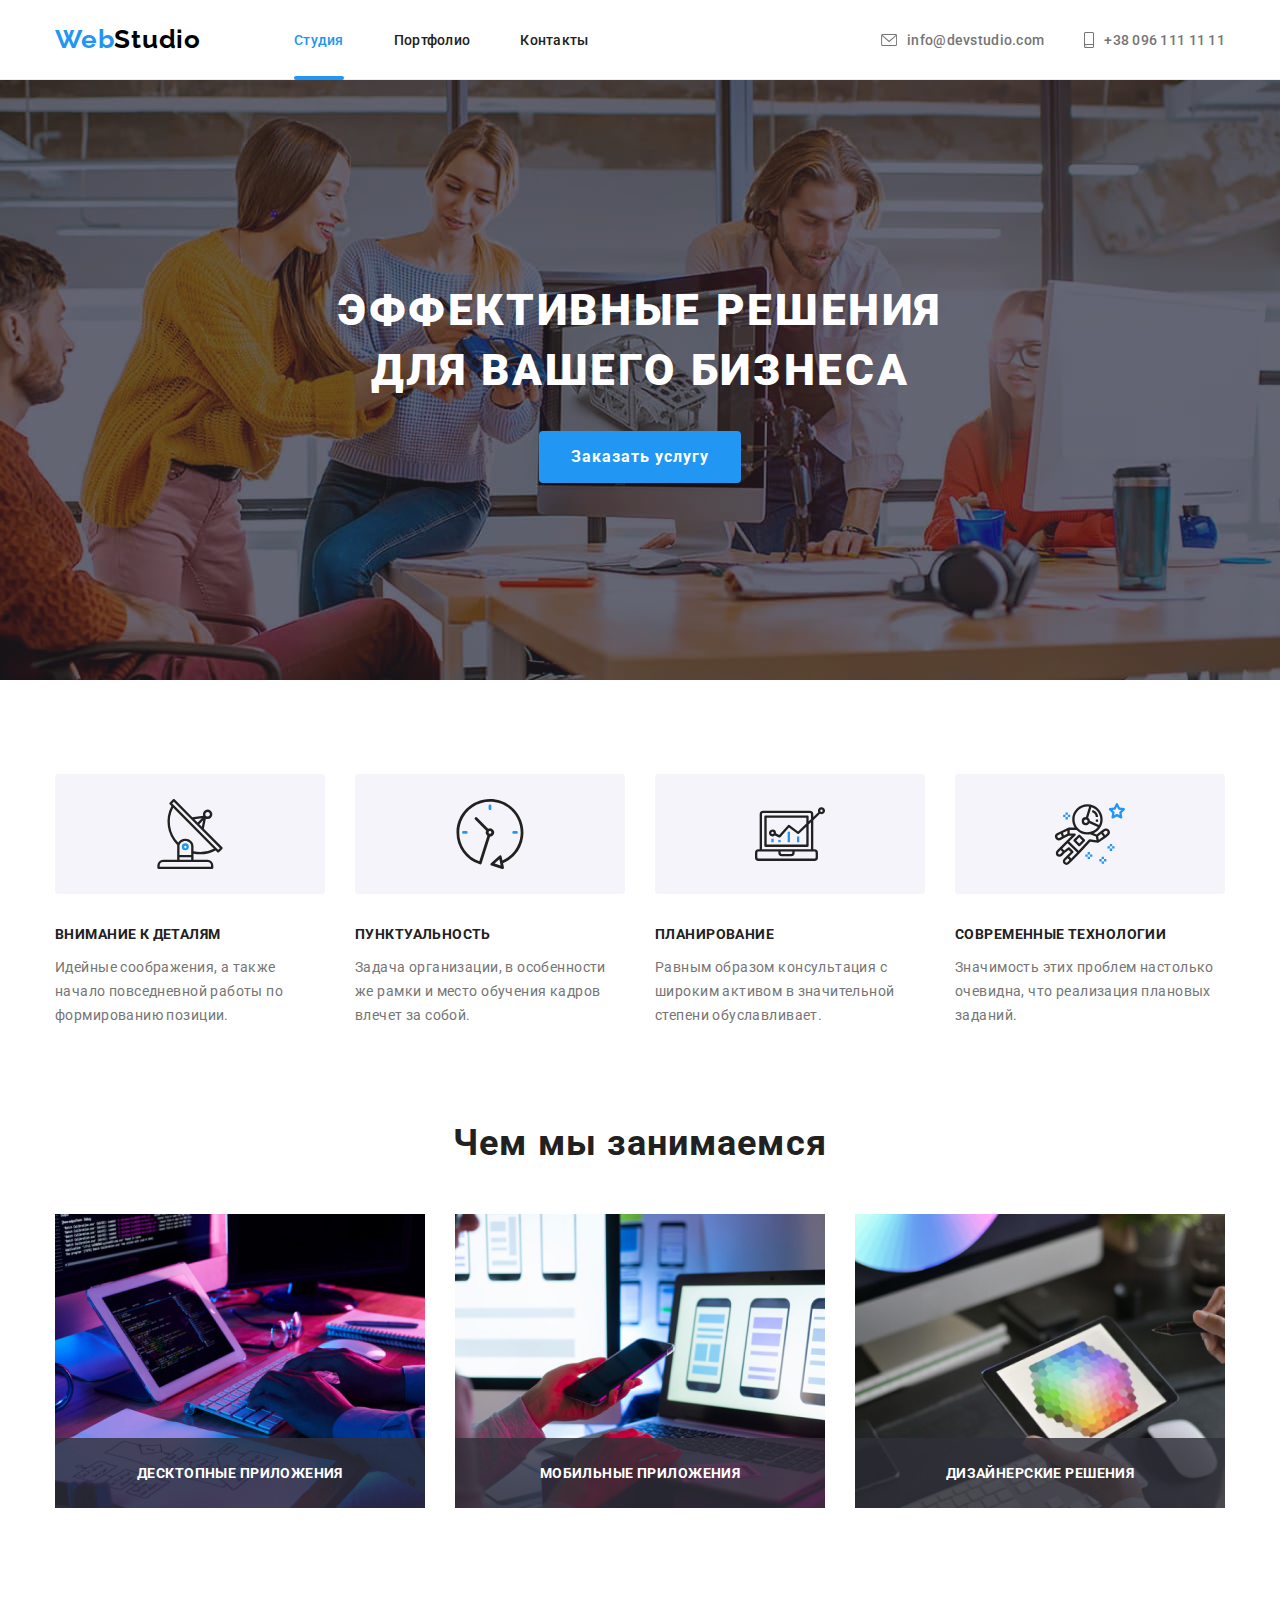
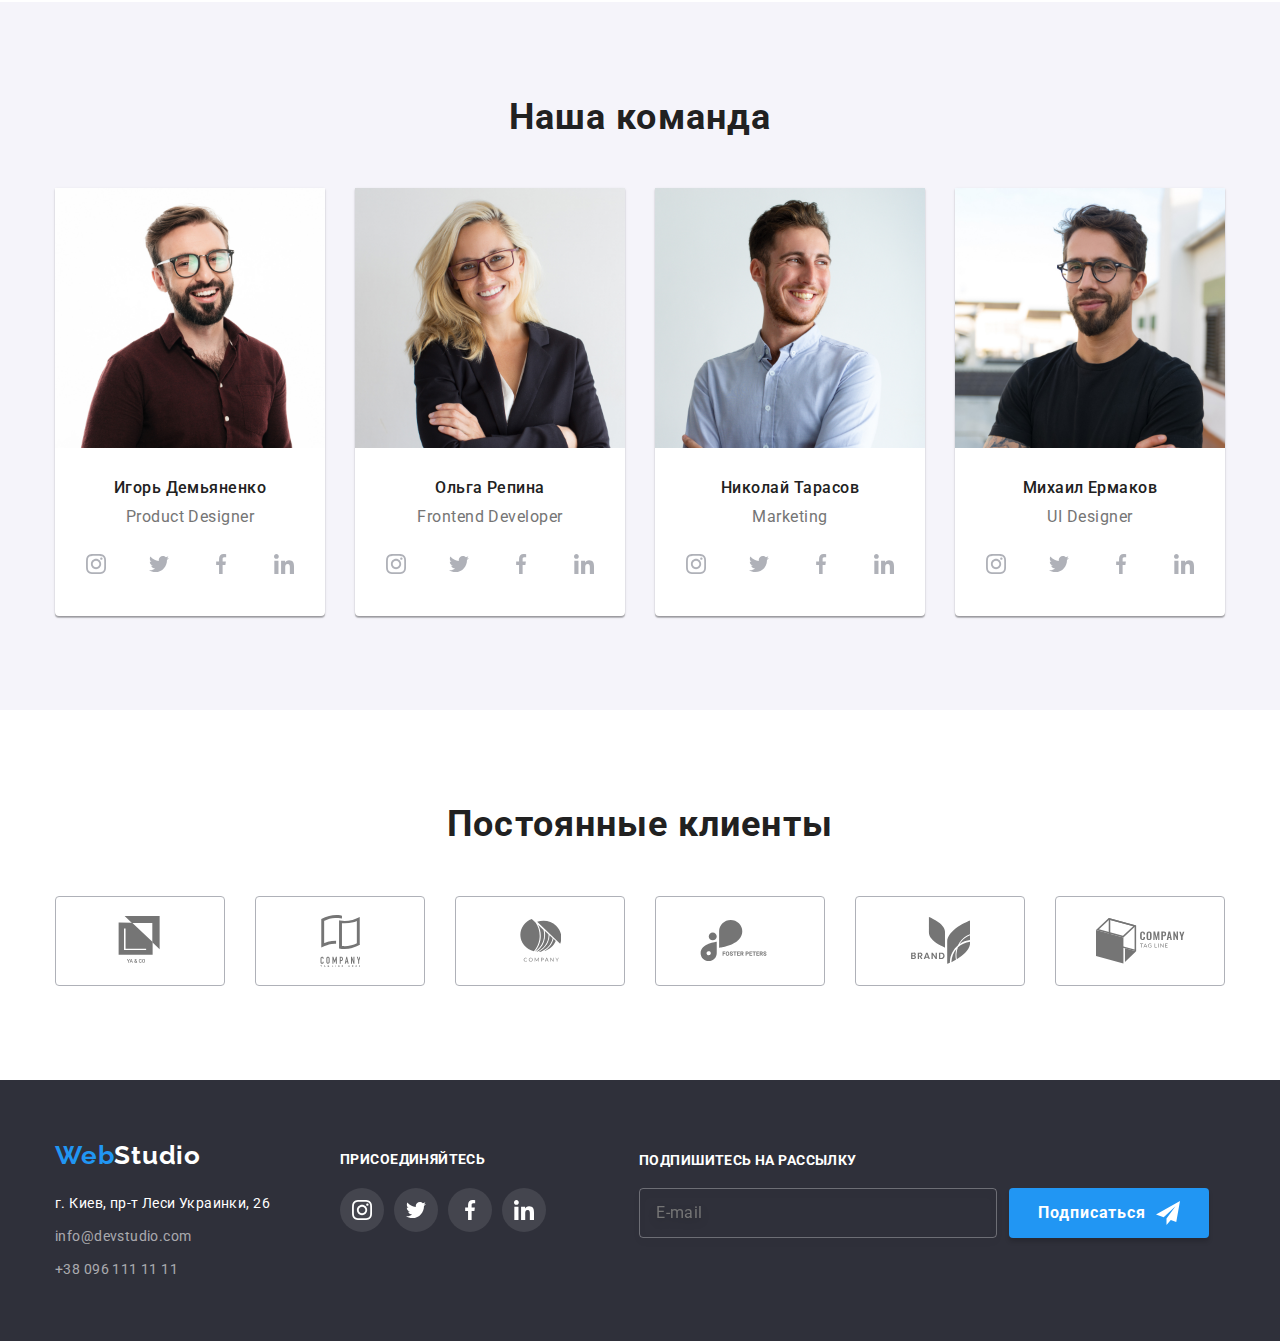
<file: index.html>
<!DOCTYPE html>
<html lang="ru">
  <head>
    <meta charset="UTF-8" />
    <meta name="viewport" content="width=</head>device-width, initial-scale=1.0" />
    <title>WebStudio</title>
    <link rel="stylesheet" href="https://cdnjs.cloudflare.com/ajax/libs/modern-normalize/1.0.0/modern-normalize.css">
    <link href="https://fonts.googleapis.com/css2?family=Raleway:wght@700&family=Roboto:wght@400;500;700;900&display=swap" rel="stylesheet">
    <link rel="stylesheet" href="./css/style.css">
  </head>
  <body>

    <!--HEADER-->

      <header class="header">
        <div class="container">
        <nav class="navigation">
        <a class="logo" href="./index.html" aria-label="Logotype"> <span class="logo-web">Web</span>Studio</a>
        <ul class="navigation-list">
          <li class="navigation-list-item"><a class="navigation-list-link current" href="./index.html">Студия</a></li>
          <li class="navigation-list-item"><a class="navigation-list-link" href="./portfolio.html">Портфолио</a></li>
          <li class="navigation-list-item"><a class="navigation-list-link " href="">Контакты</a></li>
        </ul>
      </nav>
      <ul class="header-contacts">
          <li class="header-contacts-item"> 
            <a class="header-mail-link" href="mailto:info@devstudio.com">
              <svg class="envelope-svg" width="16px" height="12px">
               <use href="./img/sprite.svg#envelope"></use>
              </svg>
              info@devstudio.com 
            </a>
          </li>
          <li class="header-contacts-item">
            <a class="header-tel-link" href="tel:+380961111111">
              <svg class="smartphone-svg" width="10px" height="16px">
                <use href="./img/sprite.svg#smartphone"></use>
               </svg>
              +38 096 111 11 11
            </a>
          </li>
      </ul>
       </div>
     </header>


      <main>
        <!--HERO-->
        <div class="overlay">
         <section class="hero section">
          <div class="container">
          <h1 class="hero-title">Эффективные решения <br> для вашего бизнеса</h1>
          <a  class="hero-button" data-modal-open href="#">Заказать услугу</a>
        </div>
        </section>
      </div>
      

        <!-- FEATURES-->
        
        <section class="features">
          <div class="container">
          <h2 hidden class="features-title" >Особенности</h2>

          <ul class="features-list">
            <li class="features-list-item icon-1" >
              
<h3 class="features-subtitle">Внимание к деталям</h3>
<p class="features-text">
  Идейные соображения, а также начало повседневной работы по формированию позиции.
</p>
            </li>
            <li class="features-list-item icon-2" >
              <h3 class="features-subtitle">Пунктуальность</h3>
              <p class="features-text">
          Задача организации, в особенности же рамки и место обучения кадров влечет за собой.
             </p>
            </li>
            <li class="features-list-item icon-3">
              <h3 class="features-subtitle">Планирование</h3>
              <p class="features-text">
                Равным образом консультация с широким активом в значительной степени обуславливает.
              </p></li>
            <li class="features-list-item icon-4">
              <h3 class="features-subtitle">Современные технологии</h3>
<p class="features-text">
  Значимость этих проблем настолько очевидна, что реализация плановых заданий.
</p>
            </li>
          </ul>
        </div>
                </section>
      
          
        <!--WHAT WE DO-->

        <section class="examples">
          <div class="container">
          <h2 class="examples-titles"> Чем мы занимаемся</h2>
          <ul class="examples-list">
            <li>
              <div class="wrapper-examples">
           <img src="./img/pic1.jpg" alt="мужчина пишет код" width="370" height="294">
           <div class="overlay-examples">
           <p class="text-overlay-examples">Десктопные приложения</p>
          </div>
        </div>
            </li>
            <li>
              <div class="wrapper-examples">
              <img src="./img/pic3.jpg" alt="кто-то держит смартфон" width="370" height="294">
              <div class="overlay-examples">
                <p class="text-overlay-examples">Мобильные приложения</p>
              </div>
            </div>
            </li>
            <li>
              <div class="wrapper-examples">
              <img src="./img/pic2.jpg" alt="кто-то держит планшет" width="370" height="294">
              <div class="overlay-examples">
                <p class="text-overlay-examples">Дизайнерские решения</p>
              </div>
            </div>
            </li>
          </ul>
        </div>
        </section>

        <!--Our team-->
        <section class="team">
          <div class="container">
          <h2 class="team-title">Наша команда </h2>
          <ul class="team-list">
            <li class="teammate-item">
          <img src="./img/teammate1.jpg" alt="игорь улыбается" width="270" height="260">
          <div class="description-container">
          <h3 class="teammate-name">Игорь Демьяненко</h3>
          <p class="teammate-position" lang="en">Product Designer</p>
          <ul class="social-list">
          <li><a class="social-list-link" href=""><svg class="social-svg" width="20px" height="20px">
            <use href="./img/sprite.svg#instagram"></use>
          </svg>
        </a>
      </li>
          <li><a class="social-list-link" href=""><svg class="social-svg" width="20px" height="20px">
            <use href="./img/sprite.svg#twitter"></use>
          </svg>
        </a>
      </li>
          <li><a class="social-list-link" href=""><svg class="social-svg" width="20px" height="20px">
            <use href="./img/sprite.svg#facebook"></use>
          </svg>
        </a>
      </li>
          <li><a class="social-list-link" href=""><svg class="social-svg" width="20px" height="20px">
            <use href="./img/sprite.svg#linkedin"></use>
          </svg>
        </a>
      </li>
        </ul>
</div>
            </li>
            <li class="teammate-item">
              <img src="./img/teammate2.jpg" alt="ольга улыбается" width="270" height="260">
              <div class="description-container">         
          <h3 class="teammate-name">Ольга Репина</h3>
          <p class="teammate-position" lang="en">Frontend Developer</p>
          <ul class="social-list">
            <li><a class="social-list-link" href=""><svg class="social-svg" width="20px" height="20px">
              <use href="./img/sprite.svg#instagram"></use>
            </svg>
          </a>
        </li>
            <li><a class="social-list-link" href=""><svg class="social-svg" width="20px" height="20px">
              <use href="./img/sprite.svg#twitter"></use>
            </svg>
          </a>
        </li>
            <li><a class="social-list-link" href=""><svg class="social-svg" width="20px" height="20px">
              <use href="./img/sprite.svg#facebook"></use>
            </svg>
          </a>
        </li>
            <li><a class="social-list-link" href=""><svg class="social-svg" width="20px" height="20px">
              <use href="./img/sprite.svg#linkedin"></use>
            </svg>
          </a>
        </li>
          </ul>
          </div>
            </li>
            <li class="teammate-item">
              <img src="./img/teammate3.jpg" alt="николай улыбается" width="270" height="260">
              <div class="description-container">             
               <h3 class="teammate-name">Николай Тарасов</h3>
               <p class="teammate-position" lang="en">Marketing</p>
               <ul class="social-list">
                 <li><a class="social-list-link" href=""><svg class="social-svg" width="20px" height="20px">
                   <use href="./img/sprite.svg#instagram"></use>
                 </svg>
                </a>
              </li>
                 <li><a class="social-list-link" href=""><svg class="social-svg" width="20px" height="20px">
                   <use href="./img/sprite.svg#twitter"></use>
                 </svg>
                </a>
              </li>
                 <li><a class="social-list-link" href=""><svg class="social-svg" width="20px" height="20px">
                   <use href="./img/sprite.svg#facebook"></use>
                 </svg>
                </a>
              </li>
                 <li><a class="social-list-link" href=""><svg class="social-svg" width="20px" height="20px">
                   <use href="./img/sprite.svg#linkedin"></use>
                 </svg>
                </a>
              </li>
               </ul>
               </div>
            </li>
            <li class="teammate-item">
              <img src="./img/teammate4.jpg" alt="ольга улыбается" width="270" height="260">
              <div class="description-container">   
           <h3 class="teammate-name">Михаил Ермаков</h3>
           <p class="teammate-position" lang="en">UI Designer</p>
           <ul class="social-list">
             <li><a class="social-list-link" href=""><svg class="social-svg" width="20px" height="20px">
               <use href="./img/sprite.svg#instagram"></use>
             </svg>
            </a>
          </li>
             <li><a class="social-list-link" href=""><svg class="social-svg" width="20px" height="20px">
               <use href="./img/sprite.svg#twitter"></use>
             </svg>
            </a>
          </li>
             <li><a class="social-list-link" href=""><svg class="social-svg" width="20px" height="20px">
               <use href="./img/sprite.svg#facebook"></use>
             </svg>
            </a>
          </li>
             <li><a class="social-list-link" href=""><svg class="social-svg" width="20px" height="20px">
               <use href="./img/sprite.svg#linkedin"></use>
             </svg>
            </a>
          </li>
           </ul>
           </div>
            </li>
          </ul>
        </div>
        </section>

         <!--CLIENTS-->

    <section class="clients-section">
      <div class="container">
       <h2 class="clients-title">Постоянные клиенты</h2>
       <ul class="clients-list">
         <li class="clients-item"><a class="clients-link" href="">
           <svg class="clients-icon"  width="45px" height="50px" >
            <use href="./img/sprite.svg#client-1"></use>
           </svg>
         </a>
        </li>
        <li class="clients-item"><a class="clients-link" href="">
          <svg class="clients-icon" width="40px" height="52px" >
           <use href="./img/sprite.svg#client-2"></use>
          </svg>
        </a>
       </li>
       <li class="clients-item"><a class="clients-link" href="">
        <svg class="clients-icon" width="41px" height="43px" >
         <use href="./img/sprite.svg#client-3"></use>
        </svg>
      </a>
     </li>
     <li class="clients-item"><a class="clients-link" href="">
      <svg class="clients-icon" width="80px" height="42px" >
       <use href="./img/sprite.svg#client-4"></use>
      </svg>
    </a>
   </li>
   <li class="clients-item"><a class="clients-link" href="">
    <svg class="clients-icon" width="59px" height="47px" >
     <use href="./img/sprite.svg#client-5"></use>
         </svg>
       </a>
      </li>
      <li class="clients-item"><a class="clients-link" href="">
       <svg class="clients-icon" width="89px" height="46px" >
        <use href="./img/sprite.svg#client-6"></use>
       </svg>
     </a>
     </li>
       </ul>
      </div>
      </section>
      </main>


      <!--FOOTER-->
      <footer class="footer">
        <div class="container container-footer">
          <div class="footer-contacts">
          <a class="logo webstudio" href="./index.html" aria-label="Logotype"><span class="logo-web">Web</span><span class="logo-footer">Studio</span></a>
          <address class="address">
           
            <ul class="address-footer">
              <li class="address-footer-item"> г. Киев, пр-т Леси Украинки, 26</li>
              <li class="address-footer-item"><a class="footer-mail-link" href="mailto:info@devstudio.com">info@devstudio.com</a></li>
              <li class="address-footer-item"><a class="footer-tel-link" href="tel:+380961111111">+38 096 111 11 11</a> </li>
           </ul>       
        </address>
      </div>
        <div class="footer-connections">
          <h2>присоединяйтесь</h2>
          <ul class="social-list-footer">
            <li class="item-link-footer"><a class="social-link-footer" href=""><svg class="social-svg" width="20px" height="20px">
              <use href="./img/sprite.svg#instagram"></use>
            </svg></a></li>
            <li class="item-link-footer"><a class="social-link-footer" href=""><svg class="social-svg" width="20px" height="20px">
              <use href="./img/sprite.svg#twitter"></use>
            </svg></a></li>
            <li class="item-link-footer"><a class="social-link-footer" href=""><svg class="social-svg" width="20px" height="20px">
              <use href="./img/sprite.svg#facebook"></use>
            </svg></a></li>
            <li class="item-link-footer"><a class="social-link-footer" href=""><svg class="social-svg" width="20px" height="20px">
              <use href="./img/sprite.svg#linkedin"></use>
            </svg></a></li>
          </ul>
          </div>

          <div class="subscribe">
            <h2 class="subscribe-title">Подпишитесь на рассылку</h2>
            <form action="#" class="subscribe-form">
              <input type="email" name="subscribe-email" class="subscribe-input" placeholder="E-mail">
            
              <button type="submit" class="subscribe-btn">
                Подписаться
              </button>
            </form>
          </div>
      </div>
      </footer>


      <div class="backdrop is-hidden" data-modal>
        <div class="modal">
          <button type="button" class="close-button" data-modal-close> <svg  width="12px" height="12px">
            <use href="./img/sprite.svg#close-black">
            </use>
          </svg>
         </button>
         <form action="#" class="modal-form">
           <h2 class="modal-form-title">Оставьте свои данные, мы вам перезвоним</h2>

           <label class="modal-form-field"> 
            <span class="label-name">Имя</span>
             <span class="modal-form-field-wrapper">
           <input type="text" name="user-name" class="modal-form-input" required>
           <svg width="12" height="12" class="modal-form-svg-icon">
            <use href="./img/sprite.svg#icon-person"></use>
        </svg>
      </span>
          </label>

          <label class="modal-form-field">
            <span class="label-name">Телефон</span>
            <span class="modal-form-field-wrapper">
           <input type="tel" name="user-phone" class="modal-form-input" required>
           <svg width="12" height="12" class="modal-form-svg-icon">
            <use href="./img/sprite.svg#icon-tel-black"></use>
        </svg>
      </span>
          </label>

          <label class="modal-form-field">
             <span class="label-name">Почта</span>  
             <span class="modal-form-field-wrapper">
           <input type="email" name="user-email" class="modal-form-input" required>
           <svg width="12" height="12" class="modal-form-svg-icon">
            <use href="./img/sprite.svg#icon-email-black"></use>
        </svg>
      </span>
          </label>

          <label class="modal-form-field textarea-field">
            <span class="label-name">Комментарий</span>
           <textarea name="user-message" class="modal-form-message" placeholder="Введите текст"></textarea>
          </label>

             <input type="checkbox" name="user-policy" id="check-policy" class="modal-form-policy visually-hidden">
             <label for="check-policy" class="modal-form-policy-label">
              Соглашаюсь с рассылкой и принимаю <a href="#" style="color:#2196F3;" class="check-link">  Условия договора</a>
             </label>

             <div class="btn-wrapper">
             <button type="submit" value="accept-policy" class="modal-form-btn">Отправить</button>
            </div>
           
         </form>
        </div>
      </div>
      <script src="./js/modal.js"></script>
  </body>
</html>
</file>
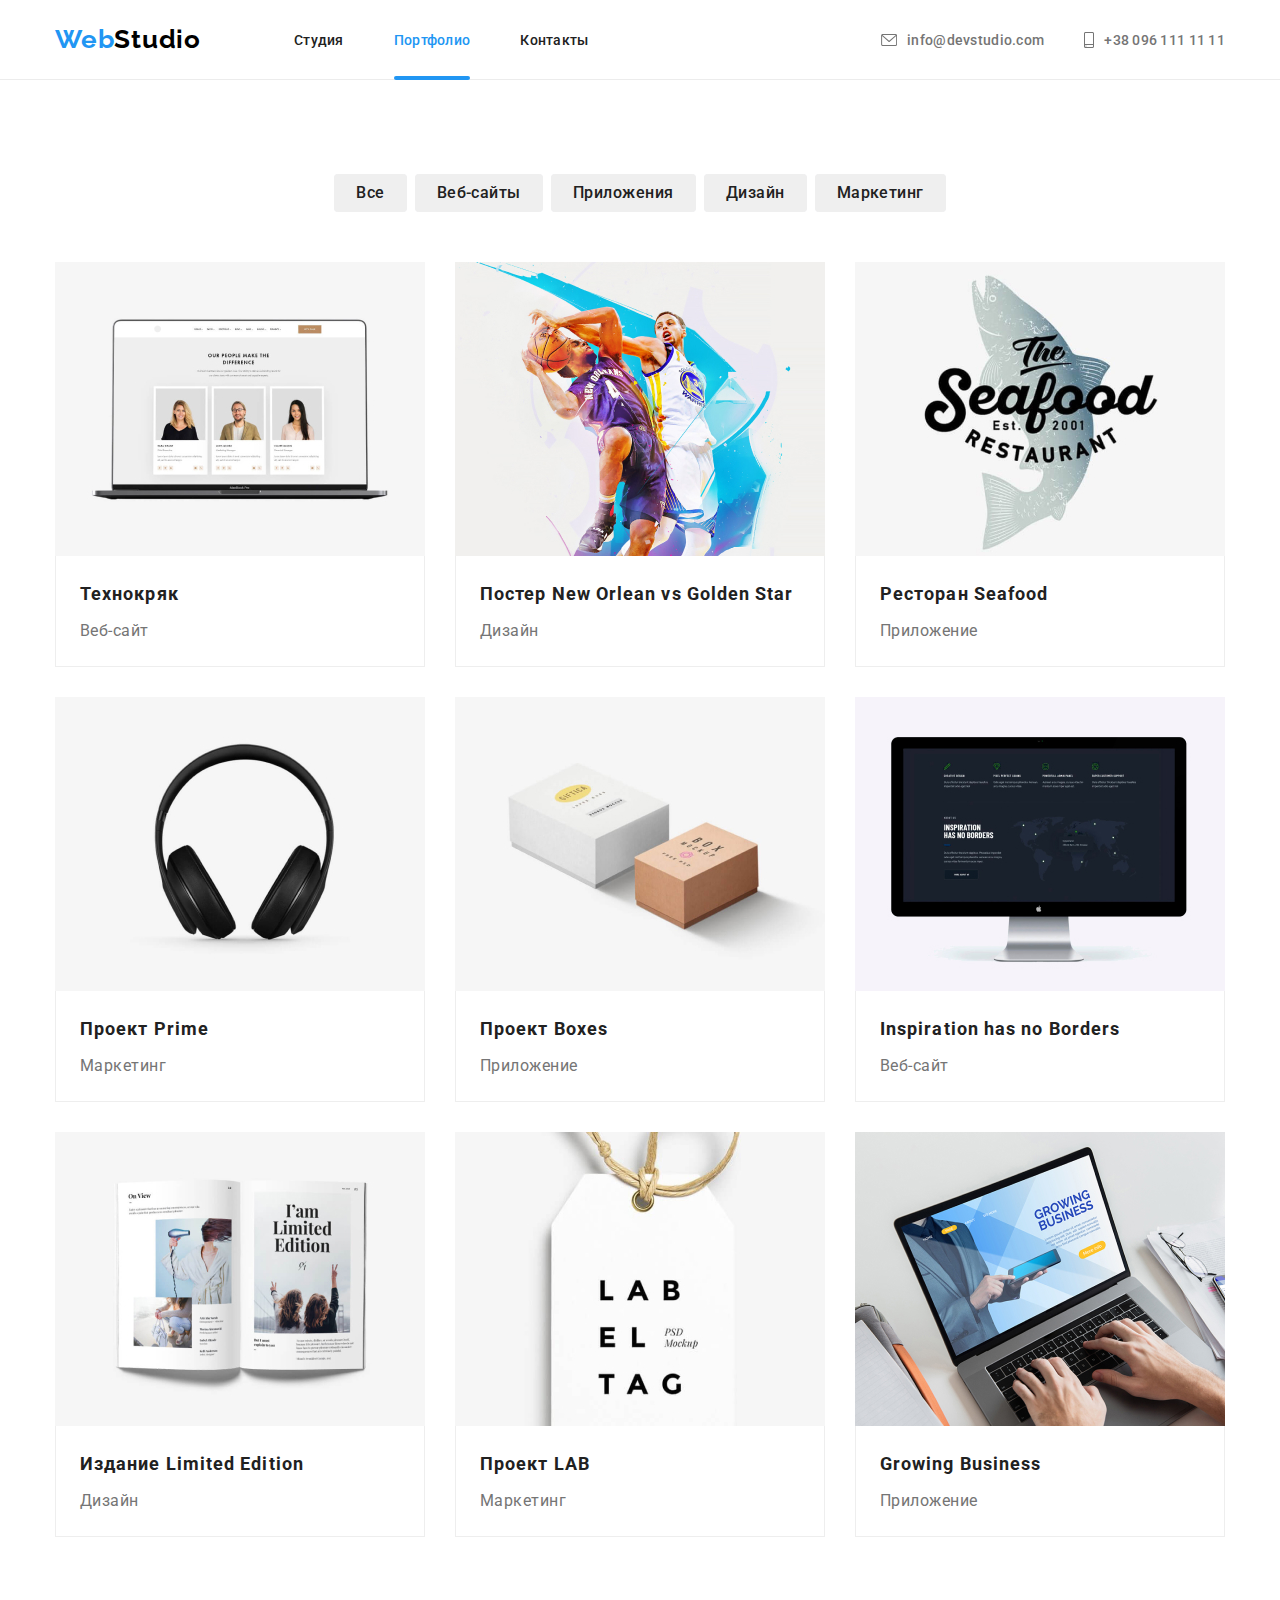
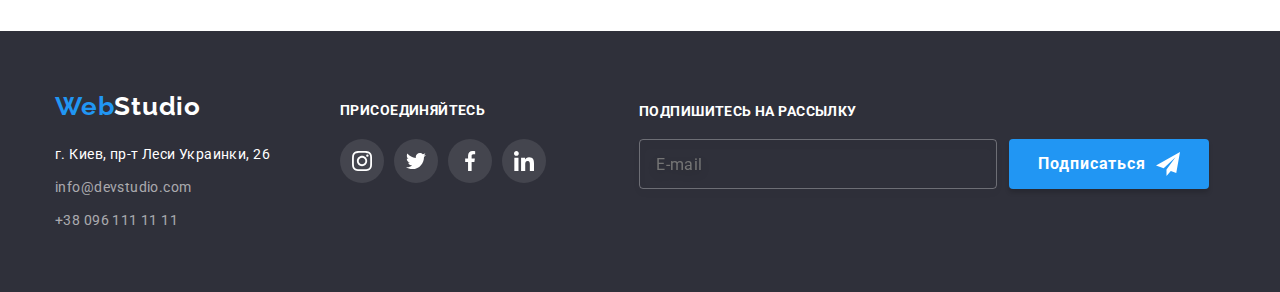
<file: portfolio.html>
<!DOCTYPE html>
<html lang="ru">
<head>
    <meta charset="UTF-8">
    <meta name="viewport" content="width=device-width, initial-scale=1.0">
    <title>Portfolio</title>
    <link rel="stylesheet" href="https://cdnjs.cloudflare.com/ajax/libs/modern-normalize/1.0.0/modern-normalize.css">
    <link href="https://fonts.googleapis.com/css2?family=Raleway:wght@700&family=Roboto:wght@400;500;700;900&display=swap" rel="stylesheet">
    <link rel="stylesheet" href="./css/style.css">
</head>
<body>
    <!--HEADER-->

    <header class="header">
        <div class="container">
        <nav class="navigation">
        <a class="logo" href="./index.html" aria-label="Logotype"> <span class="logo-web">Web</span>Studio</a>
        <ul class="navigation-list">
          <li class="navigation-list-item"><a class="navigation-list-link" href="./index.html">Студия</a></li>
          <li class="navigation-list-item"><a class="navigation-list-link current" href="./portfolio.html">Портфолио</a></li>
          <li class="navigation-list-item"><a class="navigation-list-link " href="">Контакты</a></li>
        </ul>
      </nav>
      <ul class="header-contacts">
          <li class="header-contacts-item"> 
            <a class="header-mail-link" href="mailto:info@devstudio.com">
              <svg class="envelope-svg" width="16px" height="12px">
               <use href="./img/sprite.svg#envelope"></use>
              </svg>
                info@devstudio.com 
            </a>
          </li>
          <li class="header-contacts-item">
            <a class="header-tel-link" href="tel:+380961111111">
              <svg class="smartphone-svg" width="10px" height="16px">
                <use href="./img/sprite.svg#smartphone"></use>
               </svg>
                +38 096 111 11 11
            </a>
          </li>
      </ul>
       </div>
     </header>

      <!-- MAIN -->
      <main>
        <section class="portfolio">
            <div class="container">
            <h1 hidden> Портфолио </h1>
            <ul class="portfolio-filter">
                <li class="button">
                    <button type="button" class="portfolio-filter-btn">Все</button>
                </li>
                <li class="button">
                    <button type="button" class="portfolio-filter-btn" >Веб-сайты</button>
                </li>
                <li class="button">
                    <button type="button" class="portfolio-filter-btn">Приложения</button>
                </li>
                <li class="button">
                    <button type="button" class="portfolio-filter-btn">Дизайн</button>
                </li>
                <li class="button">
                    <button type="button" class="portfolio-filter-btn">Маркетинг</button>
                </li>
            </ul>
            
            <ul class="portfolio-list">
                <li class="portfolio-list-item">
                <a class="portfolio-list-link" href="">
                  <div class="wrapper-portfolio" >
                  <img class="portfolio-list-image" src="./img/project1.jpg" alt="ноутбук" width="370" height="294">
                  <div class="overlay-portfolio">
                    <p class="overlay-text-portfolio">Технокряк это современная площадка распространения коронавируса. Компании используют эту платформу для цифрового шпионажа и атак на защищённые сервера конкурентов.</p>
                  </div>
                </div>
                  <div class="list-container">
                  <h2 class="portfolio-list-title">Технокряк</h2>
                  <p class="portfolio-list-text" >Веб-сайт</p>
                </div>
                </a>
                </li>
                <li  class="portfolio-list-item" >
                <a class="portfolio-list-link" href="">
                  <div class="wrapper-portfolio" >
                  <img src="./img/project2.jpg" alt="баскетболисты" width="370" height="294">
                  <div class="overlay-portfolio">
                    <p class="overlay-text-portfolio">Технокряк это современная площадка распространения коронавируса. Компании используют эту платформу для цифрового шпионажа и атак на защищённые сервера конкурентов.</p>
                  </div>
                </div>
                  <div class="list-container">
                  <h2 class="portfolio-list-title" >Постер <span lang="en"> New Orlean vs Golden Star</span></h2>
                  <p class="portfolio-list-text">Дизайн</p>
                </div>
                </a>
                </li>
                <li class="portfolio-list-item">
                <a class="portfolio-list-link" href="">
                  <div class="wrapper-portfolio" >
                    <img src="./img/project3.jpg" alt="акула" width="370" height="294">
                    <div class="overlay-portfolio">
                      <p class="overlay-text-portfolio">Технокряк это современная площадка распространения коронавируса. Компании используют эту платформу для цифрового шпионажа и атак на защищённые сервера конкурентов.</p>
                    </div>
                  </div>
                    <div class="list-container">
                    <h2  class="portfolio-list-title" >Ресторан <span lang="en">Seafood</span></h2>
                    <p class="portfolio-list-text">Приложение</p>
                </div>
                </a>
                </li>
                <li class="portfolio-list-item">
                <a class="portfolio-list-link" href="">
                  <div class="wrapper-portfolio" >
                    <img src="./img/project4.jpg" alt="наушники" width="370" height="294">
                    <div class="overlay-portfolio">
                      <p class="overlay-text-portfolio">Технокряк это современная площадка распространения коронавируса. Компании используют эту платформу для цифрового шпионажа и атак на защищённые сервера конкурентов.</p>
                    </div>
                  </div>
                    <div class="list-container">
                    <h2 class="portfolio-list-title" >Проект <span lang="en">Prime</span></h2>
                    <p class="portfolio-list-text">Маркетинг</p>
                </div>
                </a>
                </li>
                <li class="portfolio-list-item">
                <a class="portfolio-list-link" href="">
                  <div class="wrapper-portfolio" >
                    <img src="./img/project5.jpg" alt="коробки" width="370" height="294">
                    <div class="overlay-portfolio">
                      <p class="overlay-text-portfolio">Технокряк это современная площадка распространения коронавируса. Компании используют эту платформу для цифрового шпионажа и атак на защищённые сервера конкурентов.</p>
                    </div>
                  </div>
                    <div class="list-container">
                    <h2 class="portfolio-list-title" >Проект <span lang="en">Boxes</span></h2>
                    <p class="portfolio-list-text">Приложение</p>
                </div>
                </a>
                </li>
            
                <li class="portfolio-list-item">
                <a class="portfolio-list-link" href="">
                  <div class="wrapper-portfolio" >
                    <img src="./img/project6.jpg" alt="монитор" width="370" height="294">
                    <div class="overlay-portfolio">
                      <p class="overlay-text-portfolio">Технокряк это современная площадка распространения коронавируса. Компании используют эту платформу для цифрового шпионажа и атак на защищённые сервера конкурентов.</p>
                    </div>
                  </div>
                    <div class="list-container">
                    <h2 class="portfolio-list-title"  lang="en">Inspiration has no Borders</h2>
                    <p class="portfolio-list-text">Веб-сайт</p>
                </div>
                </a>
                </li>

                <li class="portfolio-list-item">
                    <a class="portfolio-list-link" href="">
                      <div class="wrapper-portfolio">
                    <img src="./img/project7.jpg" alt="журнал" width="370" height="294">
                    <div class="overlay-portfolio">
                      <p class="overlay-text-portfolio">Технокряк это современная площадка распространения коронавируса. Компании используют эту платформу для цифрового шпионажа и атак на защищённые сервера конкурентов.</p>
                    </div>
                  </div>
                    <div class="list-container">
                    <h2 class="portfolio-list-title" >Издание <span lang="en"> Limited Edition</span></h2>
                    <p class="portfolio-list-text">Дизайн</p>
                </div>
                </a>
                </li>

                <li class="portfolio-list-item">
                    <a class="portfolio-list-link" href="">
                      <div class="wrapper-portfolio">
                    <img src="./img/project8.jpg" alt="ярлык" width="370" height="294">
                    <div class="overlay-portfolio">
                      <p class="overlay-text-portfolio">Технокряк это современная площадка распространения коронавируса. Компании используют эту платформу для цифрового шпионажа и атак на защищённые сервера конкурентов.</p>
                    </div>
                  </div>
                    <div class="list-container">
                    <h2 class="portfolio-list-title" >Проект <span lang="en"> LAB </span></h2>
                    <p class="portfolio-list-text">Маркетинг</p>
                </div>
                </a>
                </li>

                <li class="portfolio-list-item">
                 <a class="portfolio-list-link" href="">
                  <div class="wrapper-portfolio">
                    <img src="./img/project9.jpg" alt="работают на ноутбуке" width="370" height="294">
                    <div class="overlay-portfolio">
                      <p class="overlay-text-portfolio">Технокряк это современная площадка распространения коронавируса. Компании используют эту платформу для цифрового шпионажа и атак на защищённые сервера конкурентов.</p>
                    </div>
                  </div>
                    <div class="list-container">
                    <h2 class="portfolio-list-title" lang="en">Growing Business</h2>
                    <p class="portfolio-list-text">Приложение</p>
                </div>
                </a>
                </li>
            </ul>
        </div>
        </section>
      </main>

       <!--FOOTER-->

       <footer class="footer">
        <div class="container container-footer">
          <div class="footer-contacts">
          <a class="logo webstudio" href="./index.html" aria-label="Logotype"><span class="logo-web">Web</span><span class="logo-footer">Studio</span></a>
          <address class="address">
           
            <ul class="address-footer">
              <li class="address-footer-item"> г. Киев, пр-т Леси Украинки, 26</li>
              <li class="address-footer-item"><a class="footer-mail-link" href="mailto:info@devstudio.com">info@devstudio.com</a></li>
              <li class="address-footer-item"><a class="footer-tel-link" href="tel:+380961111111">+38 096 111 11 11</a> </li>
           </ul>       
        </address>
      </div>
        <div class="footer-connections">
          <h2>присоединяйтесь</h2>
          <ul class="social-list-footer">
            <li class="item-link-footer"><a class="social-link-footer" href=""><svg class="social-svg" width="20px" height="20px">
              <use href="./img/sprite.svg#instagram"></use>
            </svg></a></li>
            <li class="item-link-footer"><a class="social-link-footer" href=""><svg class="social-svg" width="20px" height="20px">
              <use href="./img/sprite.svg#twitter"></use>
            </svg></a></li>
            <li class="item-link-footer"><a class="social-link-footer" href=""><svg class="social-svg" width="20px" height="20px">
              <use href="./img/sprite.svg#facebook"></use>
            </svg></a></li>
            <li class="item-link-footer"><a class="social-link-footer" href=""><svg class="social-svg" width="20px" height="20px">
              <use href="./img/sprite.svg#linkedin"></use>
            </svg></a></li>
          </ul>
          </div>

          <div class="subscribe">
            <h2 class="subscribe-title">Подпишитесь на рассылку</h2>
            <form action="" class="subscribe-form">
              <input type="email" name="subscribe-email" class="subscribe-input" placeholder="E-mail" valid>
            
              <button type="submit" class="subscribe-btn">
                Подписаться
              </button>
            </form>
          </div>
      </div>
      </footer>
</body>
</html>
</file>
<file: css/style.css>
:root {
    --main-font: "Roboto", sans-serif;
    --secondary-font: "Raleway", sans-serif;
    --primary-text-color: #757575;
    --secondary-text-color: #212121;
    --title-text-color: #FFFFFF;
    --accent-color: #2196F3;
    --bg-color: #2F303A;
    }    

    *,
    *::before,
    *::after {
      margin: 0;
      padding: 0;
    }

    .visually-hidden {
      position: absolute !important;
      clip: rect(1px 1px 1px 1px); /* IE6, IE7 */
      clip: rect(1px, 1px, 1px, 1px);
      padding: 0 !important;
      border: 0 !important;
      height: 1px !important;
      width: 1px !important;
      overflow: hidden;
    }

body {
    font-family: var(--main-font);
    font-style: normal;

}
ul{
      list-style: none;
}

a{
    text-decoration: none;
}

img{
    display: block;
}
    

.container{
    margin-left: auto;
    margin-right: auto;
    width: 1200px;
    padding-right: 15px ;
    padding-left: 15px;
    }

/*======START MODAL FORM=======*/
.backdrop{
  position: fixed;
  top:0;
  left:0;
  width: 100%;
  height: 100%;
  background-color: rgba(0, 0, 0, 0.2);
  transition-duration: 250ms;
  transition-timing-function: cubic-bezier(0.4, 0, 0.2, 1);
  overflow-y: auto;
  
}

.modal{
  position: absolute;
  top: 50%;
  left: 50%;
  transform: translate(-50%, -50%);
  
  width: 528px;
  height: 581px;
  background-color: #fff;
  box-shadow: 0px 1px 3px rgba(0, 0, 0, 0.12), 0px 1px 1px rgba(0, 0, 0, 0.14), 0px 2px 1px rgba(0, 0, 0, 0.2);
  border-radius: 4px;
  padding: 40px;
}
 .backdrop.is-hidden{
  opacity: 0;
  visibility: hidden;
  pointer-events: none;
}

.modal-form{
  display: flex;
  flex-direction: column;
}

.modal-form-title{
margin-bottom: 12px;
font-family:var(--main-font)
font-style: normal;
font-weight: bold;
font-size: 20px;
line-height: 1.15;
text-align: center;
letter-spacing: 0.03em;
color:var(--secondary-text-color)

}

.modal-form-field{

margin-bottom: 10px;
font-family:var(--main-font);
font-style: normal;
font-weight: normal;
font-size: 12px;
line-height: 1.17;
letter-spacing: 0.01em;
color:var(--primary-text-color);

}

.label-name{
  display: block;
  margin-bottom: 4px;
}
.modal-form-field-wrapper{
  display: block;
  position: relative;
  
  
}

.modal-form-svg-icon{
  position: absolute;
  top: 50%;
  transform: translateY(-50%);
  left: 12px;
  
  
}

.modal-form-input:focus,
.modal-form-message:focus{
  outline: none;
  border: 1px solid var(--accent-color) ;
}

.modal-form-input:focus +.modal-form-svg-icon{
  fill: var(--accent-color);
}

.modal-form-input{
display: block;
width: 100%;
height: 40px;
padding-left: 42px;
background-color: #FFFFFF;
transition-duration: 250ms;
transition-timing-function: cubic-bezier(0.4, 0, 0.2, 1);


border: 1px solid rgba(33, 33, 33, 0.2);
border-radius: 4px;

}
.textarea-field{
  
  margin-bottom: 20px;
}

.modal-form-message{
display: block;
width: 100%;
padding: 12px 16px;
height: 120px;
border: 1px solid rgba(33, 33, 33, 0.2);
border-radius: 4px;
resize: none;
transition-duration: 250ms;
transition-timing-function: cubic-bezier(0.4, 0, 0.2, 1);

}

.modal-form-policy:checked + .modal-form-policy-label::before{
  background-image: url(../img/checked.svg);
  background-color: #2196F3;
  background-repeat: no-repeat;
  border-color: #2196F3;
  
}

.modal-form-policy-label::before{
  content: "";
  display: inline-block;
  
  width: 16px;
  height: 15px;
  border: 2px solid #212121;
  border-radius: 4px;
  margin-right: 8px;
  cursor: pointer;
  
}


.modal-form-policy-label{
  display: flex;
  align-items: center;
  margin-bottom: 30px;
  
  font-style: normal;
  font-weight: 400;
  font-size: 14px;
  line-height: 1.72;
  letter-spacing: 0.03em;
  color: var(--primary-text-color);
  font-family: var(--main-font);

}

.close-button{
  position: absolute;
  top: 8px;
  right: 8px;
  width: 30px;
  height: 30px;
  background-color: #FFFFFF;
  border: 1px solid rgba(0, 0, 0, 0.1);
  border-radius: 50%;
  cursor: pointer;
  transition-duration: 250ms;
  transition-timing-function: cubic-bezier(0.4, 0, 0.2, 1);
}

.close-button:hover,
.close-button:focus{
  fill: var(--accent-color);
}

.btn-wrapper{
  display: flex;
  justify-content: center;
}

.modal-form-btn{
 align-self: flex-start;
 border: 0px;
 border-radius: 4px;
padding: 11px 32px;
box-shadow: 0px 4px 4px rgba(0, 0, 0, 0.15);
border-radius: 4px;
min-width: 200px;

font-weight: 700;
font-size: 16px;
line-height: 1.88;
align-items: center;
letter-spacing: 0.06em;
color: var(--title-text-color);
background-color:var(--accent-color);
cursor: pointer;
}


.check-link{
  text-decoration: underline;
}
/*======END MODAL FORM=========*/

/*-----START HEADER-------*/

.header {
  display: block;
    height: 80px;
    border-bottom: 1px solid #ececec;
}

.header .container{
    display: flex;
    }
    
.logo{
    font-family: var(--secondary-font);
    font-weight: 700;
    font-size: 26px;
    line-height: 1.20;
    letter-spacing: 0.03em;
    color: #000000;
    
}
.logo-web{
    color: var(--accent-color);
}

.navigation{
    display: flex;
    align-items: center;
    
    
}
.navigation-list{
    display: flex;
    margin-left: 93px;
    
}

.navigation-list-item{

    margin-right: 50px;
    position: relative;
    
    }
.navigation-list-item:last-child{
    margin-right: 0;
}
.navigation .navigation-list-link.current{
    color: var(--accent-color);
   }


.navigation-list-link{
  display: block;
  padding-bottom: 32px;
  padding-top: 32px;
  
    
    font-weight: 500;
    font-size: 14px;
    line-height: 1.15;
    letter-spacing: 0.02em;
    color: var(--secondary-text-color);
    transition-duration: 250ms;
    transition-timing-function: cubic-bezier(0.4, 0, 0.2, 1);
    
}
.navigation-list-link.current::after{
  content: "";
  display: block;
  width: 100%;
  position: absolute;
  bottom: 0;
  left: 0;
  height: 4px;
  background: #2196F3;
  border-radius: 2px;
}

 

.navigation-list-link:hover,
.navigation-list-link:focus{
color: var(--accent-color); 
}
 
.header-contacts{
    display: flex;
    align-items: center;
    margin-left:auto;
    }

.header-contacts-item{
    
    margin-right: 40px;
    
}


.header-contacts-item:last-child{
margin-right: 0;
}

.header-mail-link{
    display: flex;
    align-items: center;
}
.envelope-svg{
    
    margin-right: 10px;
    fill: currentcolor;
    
}
.header-tel-link{
    display: flex;
    align-items: center;
}
.smartphone-svg{
    margin-right: 10px;
    fill: currentcolor;
}
.envelope-svg:hover,
.envelope-svg:focus,
.smartphone-svg:hover,
.smartphone-svg:focus{

    fill: var(--accent-color);
}

.header-tel-link,
.header-mail-link{
font-weight: 500;
font-size: 14px;
line-height: 1,15;
letter-spacing: 0.02em;
color: var(--primary-text-color);
transition-duration: 250ms;
  transition-timing-function: cubic-bezier(0.4, 0, 0.2, 1);
}


.header-tel-link:hover,
.header-tel-link:focus,
.header-mail-link:hover,
.header-mail-link:focus {
color: var(--accent-color);
}

/*------END HEADER--------*/

/*--------START HERO----------*/

.overlay{
    height: 600px;
    max-width: 1600px;
    margin-left: auto;
    margin-right: auto;
    background-color: #C4C4C4;
    background-image: linear-gradient(
      to right,
      rgba(47, 48, 58, 0.4),
      rgba(47, 48, 58, 0.4)
    ),
     url(../img/bground.jpg);
    background-repeat: no-repeat;
    background-size: cover;
    background-position: center;
}
.hero{
    padding-top: 200px;
    text-align: center;
 
 
}

.hero-title{
  margin-bottom: 30px;
   font-size: 44px;
   line-height: 1.37;
   text-align: center;
   letter-spacing: 0.06em;
   font-weight: 900;
   text-transform: uppercase;
   color: var(--title-text-color);
}
.hero-button{
  display: inline-block;
  border-radius: 4px;
  padding: 11px 32px;
  box-shadow: 0px 4px 4px rgba(0, 0, 0, 0.15);
  border-radius: 4px;
  border: 0px;
  min-width: 200px;
  
  font-weight: 700;
  font-size: 16px;
  line-height: 1.88;
  align-items: center;
  letter-spacing: 0.06em;
  color: var(--title-text-color);
  background-color:var(--accent-color);
  cursor: pointer;
  
}


/*--------END HERO------------*/

/*--------START FEATURES-------*/
.features{
  padding-top: 94px;  
  padding-bottom: 94px ;
}
.features-list{
    display: flex; 
}
.features-list-item::before {
    display: block; 
    content: '';
    height: 120px;
    background: #f5f4fa;
    border-radius: 4px;
    margin-bottom: 30px;
    background-repeat: no-repeat;
    background-position: center;
  }

  .icon-1::before {
    background-image: url(../img/antenna.svg);
  }
  .icon-2::before {
    background-image: url(../img/clock.svg);
  }
  .icon-3::before {
    background-image: url(../img/diagram.svg);
  }
  .icon-4::before {
    background-image: url(../img/astronaut.svg);
  }
  

.features-list-item:not(:last-child){
    margin-right:30px;
}

.features-list-item{
    
    width: 270px;
    }


.features-subtitle{
margin-bottom: 10px; 

font-weight: 700;
font-size: 14px;
line-height: 1.50;
letter-spacing: 0.03em;
text-transform: uppercase;
color: var(--secondary-text-color);
}
.features-text{
  
font-weight: 400;
font-size: 14px;
line-height: 1.73;
letter-spacing: 0.03em;
color: var(--primary-text-color);
}

/*--------END FEATURES-------*/

/*------START WHAT WE DO----------*/

.examples{
    padding-bottom: 94px;
     
}

.examples-list{
    display: flex;
    justify-content: space-between;
}
.examples-titles{
margin-bottom: 50px;

font-weight: 700;
font-size: 36px;
line-height: 1.17;
text-align: center;
letter-spacing: 0.03em;
color: var(--secondary-text-color);
}
.wrapper-examples{
  position: relative;
}

.overlay-examples{
  position: absolute;
  bottom: 0;
  left: 0;
  display: flex;
  width: 100%;
  height: 70px;
  background: rgba(47, 48, 58, 0.8);
}
.text-overlay-examples{
  display: flex;
  justify-content: center;
  align-items: center;
  font-family: Roboto;
  font-style: normal;
  font-weight: bold;
  font-size: 14px;
  line-height: 1.142;
  text-align: center;
  letter-spacing: 0.03em;
  text-transform: uppercase;
  color: var(--title-text-color);
  margin: 0 auto;
}

/*------END WHAT WE DO----------*/

/*------START OUR TEAM----------*/

.team{
    padding-top: 94px;
    padding-bottom: 94px;
    background: #F5F4FA;
    
}

.team-title{

margin-bottom: 50px;


font-weight: 700;
font-size: 36px;
line-height: 1.17;
text-align: center;
letter-spacing: 0.03em;
color: var(--secondary-text-color);
}

.team-list{
    display: flex;
    justify-content: space-between;
}
.teammate-item{
    


    background: #FFFFFF;
    box-shadow: 0px 1px 3px rgba(0, 0, 0, 0.12), 0px 1px 1px rgba(0, 0, 0, 0.14),
    0px 2px 1px rgba(0, 0, 0, 0.2);
    border-radius: 0px 0px 4px 4px;
}

.teammate-item h3{
    
 text-align: center;

}
.teammate-name{
margin-top: 30px;
margin-bottom: 10px;

font-weight: 500;
font-size: 16px;
line-height: 1.19;
letter-spacing: 0.03em;
color: var(--secondary-text-color);
}
.teammate-position{
margin-bottom: 16px;
font-weight: 400;
font-size: 16px;
line-height: 1.19;
letter-spacing: 0.03em;
text-align: center;
color: var(--primary-text-color);
}
.social-list {

    display: flex;
    justify-content: space-evenly;
    padding: 0;
    margin: 0;
  
  }
  
  .social-list-link {
    display: flex;
    justify-content: center;
    align-items: center;
    width: 44px;
    height: 44px;
    border-radius: 50%;
    fill: #AFB1B8;
    transition-duration: 250ms;
    transition-timing-function: cubic-bezier(0.4, 0, 0.2, 1);

  
  }
  
  .social-list-link:hover,
  .social-list-link:focus {
  
    background-color: var(--accent-color);
  
  }
  
  .social-list-link:hover .social-svg,
  .social-list-link:focus .social-svg {
  
    fill: #ffffff;
  }
  
.description-container{
    padding-bottom: 30px;
}

/*------END OUR TEAM----------*/

/*--------START CLIENTS--------*/
.clients-section {
    padding-bottom: 94px;
    padding-top: 94px ;
}
  
.clients-title {
    font-weight: bold;
    font-size: 36px;
    line-height: 1.16;
    letter-spacing: 0.03em;
    color: var(--secondary-text-color);
    text-align: center;
    margin: 0px;
    padding: 0px;
    margin-bottom: 50px;
    
  }
  .clients-list {
    display: flex;
    justify-content: space-between;
    margin: 0px;
    padding: 0px;
  }
  .clients-item {
        
    Width: 170px;
    Height: 90px;
  }
  .clients-link:hover,
  .clients-link:focus {
    border: 1px solid var(--accent-color);
    border-radius: 4px;
    color: var(--accent-color);
    
  }
  .clients-link {
    display: flex;
    justify-content: center;
    align-items: center;
    Width: 170px;
    Height: 90px;
    color: #757575;
    border: 1px solid #AFB1B8;
    border-radius: 4px;
    transition-duration: 250ms;
    transition-timing-function: cubic-bezier(0.4, 0, 0.2, 1);

  }
  .clients-icon {
    fill: currentcolor;
  }
  
/*--------END CLIENTS---------*/

/*------START FOOTER---------*/

.footer{
  background-color: var(--bg-color);
}
.container-footer{
    display: flex;
    margin-left: auto;
    margin-right: auto;
    padding-bottom: 60px;
    padding-top: 60px;
}
.footer-contacts{
    margin-right: 70px;
}

.logo-footer{
    color: #FFFFFF;
}
.webstudio{
    display:block ;
    margin-bottom: 20px;
}

.address-footer-item:not(:last-child){
    margin-bottom: 9px;

    }

.footer address{

font-style: normal;
}
.address{
font-weight: 400;
font-size: 14px;
line-height: 1.72;
letter-spacing: 0.03em;
color: var(--title-text-color);
}
.footer-mail-link{
font-weight: 400;
font-size: 14px;
line-height: 1.72;
letter-spacing: 0.03em;
color: rgba(255, 255, 255, 0.6);
}
.footer-tel-link{
font-weight: 400;
font-size: 14px;
line-height: 1.72;
letter-spacing: 0.03em;
color: rgba(255, 255, 255, 0.6);

}

    
    

.footer-connections h2 {
    margin: 0;
    padding: 0;
    padding-top: 12px;
    margin-bottom: 20px;
    
    font-weight: bold;
    font-size: 14px;
    line-height: 1.14;
    letter-spacing: 0.03em;
    text-transform: uppercase;
     color: var(--title-text-color);
  }
  .social-list-footer {
    display: flex;
    justify-content: space-evenly;
    padding: 0;
    margin: 0;
  
  }
  .social-link-footer {
    display: flex;
    justify-content: center;
    align-items: center;
    width: 44px;
    height: 44px;
    border-radius: 50%;
    background-color: rgba(255, 255, 255, 0.1);
    fill: var(--title-text-color);
    transition-duration: 250ms;
    transition-timing-function: cubic-bezier(0.4, 0, 0.2, 1);

  }
  .item-link-footer:not(:last-child) {
    margin-right: 10px;
  }
  .social-link-footer:hover,
  .social-link-footer:focus {
    background-color: var(--accent-color);
  }

  .subscribe{
    margin-left: 93px;
  }

  .subscribe-form{
    display: flex;
  }
.subscribe-title{
  padding-top: 12px;
  margin-bottom: 20px;
  font-style: normal;
  font-weight: 700;
  font-size: 14px;
  line-height: 1.15;
  letter-spacing: 0.03em;
  text-transform: uppercase;
  color: var(--title-text-color);
  font-family: var(--main-font);
}

.subscribe-input{
width: 358px;
height: 50px;
padding-left: 16px;
margin-right: 12px;
border: 1px solid rgba(255, 255, 255, 0.3);
filter: drop-shadow(0px 4px 4px rgba(0, 0, 0, 0.15));
background-color: transparent;
border-radius: 4px;

font-family: Roboto;
font-style: normal;
font-weight: 400;
font-size: 16px;
line-height: 1.25;
letter-spacing: 0.03em;
color: rgba(255, 255, 255, 0.6);
}

.subscribe-btn{
display: flex;
align-items: center;
justify-content: center;

width: 200px;
height: 50px;
background: #2196F3;
box-shadow: 0px 4px 4px rgba(0, 0, 0, 0.15);
border-radius: 4px;
border: 0px;
cursor: pointer;

font-family: var(--main-font);
font-style: normal;
font-weight: 700;
font-size: 16px;
line-height: 1.875;
letter-spacing: 0.06em;
color: #FFFFFF;
}

.subscribe-btn::after{
  content: "";
  width: 24px;
  height: 24px;
  margin-left: 10px;
  

  background-image: url(../img/send.svg);
  background-size: contain;
  
}

/*------END FOOTER---------*/

/*------START PORTFOLIO---------*/


.portfolio{
  padding-top: 94px;
  padding-bottom:94px;
}
.portfolio-filter{
  display: flex;
  justify-content: center;
  margin-bottom: 50px;

}

.portfolio-filter-btn{
  display: inline-block; 
  border: 0px;
  border-radius: 4px;
  padding-top: 6px;
  padding-bottom: 6px;
  padding-right: 22px;
  padding-left: 22px;

  font-weight: 500;
  font-size: 16px;
  line-height: 1.625;
  text-align: center;
  letter-spacing: 0.03em;
  color: var(--secondary-text-color);
  transition-duration: 250ms;
  transition-timing-function: cubic-bezier(0.4, 0, 0.2, 1);
   
 
  
 }
    .portfolio-filter-btn:hover,
    .portfolio-filter-btn:focus{
    color: var(--title-text-color);
    background-color: var(--accent-color);
    box-shadow: 0px 1px 1px rgba(0, 0, 0, 0.12), 0px 4px 4px rgba(0, 0, 0, 0.06),
    1px 4px 6px rgba(0, 0, 0, 0.16);
    }

.button{
    
    background: #F5F4FA;
    border-radius: 4px;
}     



    .button:not(:last-child){
        margin-right: 8px;
    }
 
    

.portfolio-list{
    display: flex;
    flex-wrap: wrap;
    margin-left: auto;
    margin-right: auto;
    }

.portfolio-list-item{
    width: 370px;
    margin-right: 30px;
    margin-bottom: 30px;
  }

.portfolio-list-item:hover .overlay-portfolio{
  opacity: 1;
  visibility: visible;
  pointer-events: auto;
  transform: translateY(0%);

  }
  .portfolio-list-link:focus .overlay-portfolio{
    opacity: 1;
    visibility: visible;
    pointer-events: auto;
    transform: translateY(0%);
  
    }
  .portfolio-list-link{
  display: block;
  transition-duration: 250ms;
  transition-timing-function: cubic-bezier(0.4, 0, 0.2, 1);
}
.portfolio-list-link:hover,
.portfolio-list-link:focus{
  box-shadow: 0px 1px 1px rgba(0, 0, 0, 0.12), 0px 4px 4px rgba(0, 0, 0, 0.06),
  1px 4px 6px rgba(0, 0, 0, 0.16);
}
.portfolio-list-item:nth-child(3n){
    margin-right: 0px;
}
.portfolio-list-item:nth-last-child(-n + 3){
    margin-bottom: 0px;
}
.portfolio-list-item h2{
    margin-bottom: 0px;
  padding-top: 20px;
  padding-left: 24px;
  padding-right: 24px;
}
.portfolio-list-item p{
    margin-bottom: 0px;
  margin-top: 4px;
  padding-left: 24px;
  padding-right: 24px;
  padding-bottom: 20px;
  
}
.wrapper-portfolio{
  position: relative;
  overflow: hidden;
}
.overlay-portfolio{
  
  position: absolute;
    top: 0;
    left: 0;
    display: flex;
    width: 100%;
    height: 100%;
    background: rgba(33, 150, 243, 0.9);
    margin: 0;
    padding: 63px 24px;
    transform: translateY(100%);
    transition-duration: 250ms;
    transition-timing-function: cubic-bezier(0.4, 0, 0.2, 1);
    opacity: 0;
    visibility: hidden;
    pointer-events: none;
}
.overlay-text-portfolio{
    font-family: Roboto;
    font-style: normal;
    font-weight: normal;
    font-size: 18px;
    line-height: 1.555;
    letter-spacing: 0.03em;
    color: var(--title-text-color);
    margin-top: 0px;
    margin-bottom: 0px;
  }

.list-container{
    border-top: 0px solid #eeeeee;;
    border-left:  1px solid #eeeeee;
    border-right:  1px solid #eeeeee;
    border-bottom:  1px solid #eeeeee;
    
    
}

 .portfolio-list-title{
font-weight: 700;
font-size: 18px;
line-height: 2;
letter-spacing: 0.06em;
color: var(--secondary-text-color);
}
.portfolio-list-text{
font-weight: 400;
font-size: 16px;
line-height: 1.875;
letter-spacing: 0.03em;
color: var(--primary-text-color);
}


/*------END PORTFOLIO---------*/
</file>
